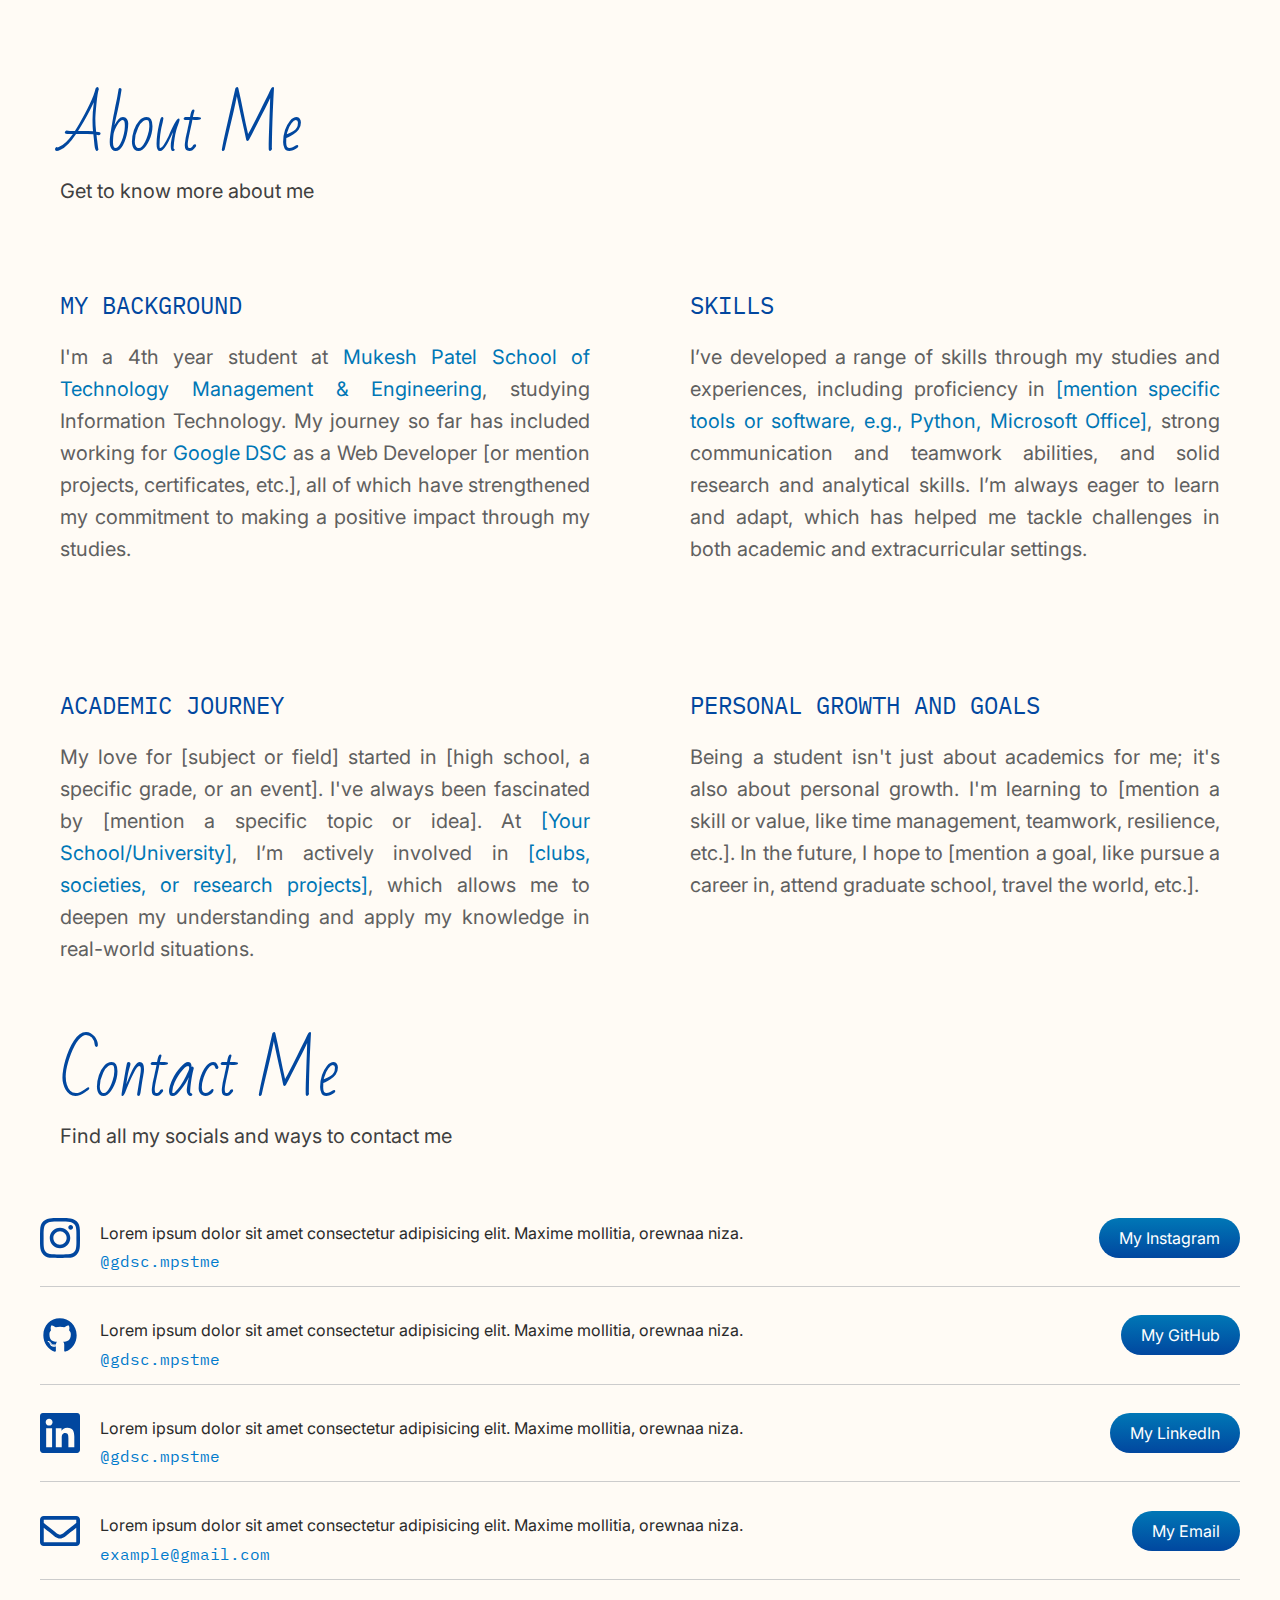
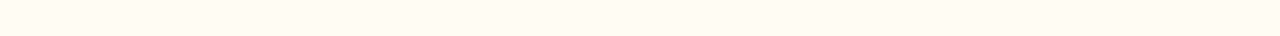
<file: about_index.html>
<!DOCTYPE html>
<html lang="en">
  <head>
    <meta charset="UTF-8" />
    <meta name="viewport" content="width=device-width, initial-scale=1.0" />
    <title>About Page</title>
    <link rel="preconnect" href="https://fonts.googleapis.com" />
    <link rel="preconnect" href="https://fonts.gstatic.com" crossorigin />
    <link
      href="https://fonts.googleapis.com/css2?family=Bad+Script&family=IBM+Plex+Mono:ital,wght@0,100;0,200;0,300;0,400;0,500;0,600;0,700&family=Inter:ital,opsz,wght@0,14..32,100..900;1,14..32,100..900&display=swap"
      rel="stylesheet"
    />
    <link rel="stylesheet" href="about_styles.css" />
  </head>
  <body>
    <h2 class="bad-script-header">About Me</h2>
    <p class="inter-descrp">Get to know more about me</p>
    <div class="main-container">
      <div class="card-container">
        <div class="card-abt">
          <h3 class="ibm-plex-mono-regular">MY BACKGROUND</h3>
          <p class="inter-para">
            I'm a 4th year student at
            <a href="#"
              >Mukesh Patel School of Technology Management & Engineering</a
            >, studying Information Technology. My journey so far has included
            working for <a href="#">Google DSC</a> as a Web Developer [or
            mention projects, certificates, etc.], all of which have
            strengthened my commitment to making a positive impact through my
            studies.
          </p>
        </div>

        <div class="card-abt">
          <h3 class="ibm-plex-mono-regular">SKILLS</h3>
          <p class="inter-para">
            I’ve developed a range of skills through my studies and experiences,
            including proficiency in
            <a href="#"
              >[mention specific tools or software, e.g., Python, Microsoft
              Office]</a
            >, strong communication and teamwork abilities, and solid research
            and analytical skills. I’m always eager to learn and adapt, which
            has helped me tackle challenges in both academic and extracurricular
            settings.
          </p>
        </div>

        <div class="card-abt">
          <h3 class="ibm-plex-mono-regular">ACADEMIC JOURNEY</h3>
          <p class="inter-para">
            My love for [subject or field] started in [high school, a specific
            grade, or an event]. I've always been fascinated by [mention a
            specific topic or idea]. At
            <a href="#">[Your School/University]</a>, I’m actively involved in
            <a href="#">[clubs, societies, or research projects]</a>, which
            allows me to deepen my understanding and apply my knowledge in
            real-world situations.
          </p>
        </div>

        <div class="card-abt">
          <h3 class="ibm-plex-mono-regular">PERSONAL GROWTH AND GOALS</h3>
          <p class="inter-para">
            Being a student isn't just about academics for me; it's also about
            personal growth. I'm learning to [mention a skill or value, like
            time management, teamwork, resilience, etc.]. In the future, I hope
            to [mention a goal, like pursue a career in, attend graduate school,
            travel the world, etc.].
          </p>
        </div>
      </div>

      <!-- Contact Me Section Starts Here -->
      <h2 class="bad-script-header">Contact Me</h2>
      <p class="inter-descrp">Find all my socials and ways to contact me</p>

      <ul class="contact-list">
        <li>
          <img src="images/instagram.svg" alt="Instagram Icon">
          <div class="contact-info">
            <p class="inter-para">Lorem ipsum dolor sit amet consectetur adipisicing elit. Maxime mollitia, orewnaa niza.</p>
            <span>@gdsc.mpstme</span>
          </div>
          <a href="https://www.instagram.com" class="contact-button">My Instagram</a>
        </li>
        <li>
          <img src="images/github.svg" alt="GitHub Icon">
          <div class="contact-info">
            <p class="inter-para">Lorem ipsum dolor sit amet consectetur adipisicing elit. Maxime mollitia, orewnaa niza.</p>
            <span>@gdsc.mpstme</span>
          </div>
          <a href="https://www.github.com" class="contact-button">My GitHub</a>
        </li>
        <li>
          <img src="images/linkedin.svg" alt="LinkedIn Icon">
          <div class="contact-info">
            <p class="inter-para">Lorem ipsum dolor sit amet consectetur adipisicing elit. Maxime mollitia, orewnaa niza.</p>
            <span>@gdsc.mpstme</span>
          </div>
          <a href="https://www.linkedin.com" class="contact-button">My LinkedIn</a>
        </li>
        <li>
          <img src="images/gmail.svg" alt="Email Icon">
          <div class="contact-info">
            <p class="inter-para">Lorem ipsum dolor sit amet consectetur adipisicing elit. Maxime mollitia, orewnaa niza.</p>
            <span>example@gmail.com</span>
          </div>
          <a href="mailto:example@gmail.com" class="contact-button">My Email</a>
        </li>
      </ul>
      <!-- Contact Me Section Ends Here -->
    </div>
  </body>
</html>
</file>
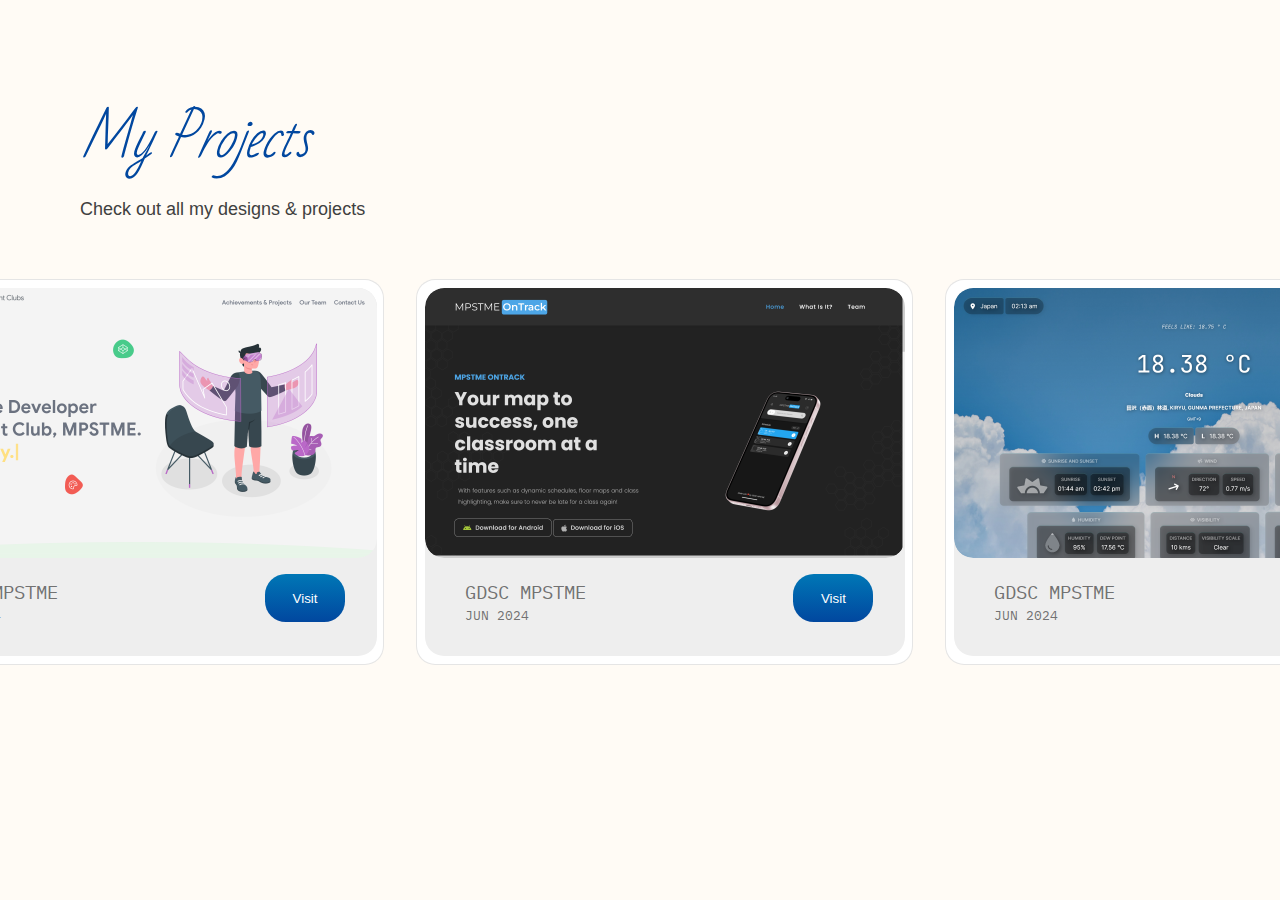
<file: finalproject.html>
<!DOCTYPE html>
<html lang="en">

<head>
    <meta charset="UTF-8">
    <meta name="viewport" content="width=device-width, initial-scale=1.0">
    <title>Projects</title>
    <link rel="preconnect" href="https://fonts.googleapis.com">
    <link rel="preconnect" href="https://fonts.gstatic.com" crossorigin>
    <link href="https://fonts.googleapis.com/css2?family=Bad+Script&display=swap" rel="stylesheet">
    <link
        href="https://fonts.googleapis.com/css2?family=IBM+Plex+Mono:ital,wght@0,100;0,200;0,300;0,400;0,500;0,600;0,700;1,100;1,200;1,300;1,400;1,500;1,600;1,700&display=swap"
        rel="stylesheet">
    <style>
        body {
            background-color: #fffbf5;
            margin: 0;
            padding: 0;
            overflow: hidden;
        }

        .heading {
            position: absolute;
            left: 5rem;
            margin-top: 3.5rem;
        }

        .heading .title {
            font-family: 'Bad Script', cursive;
            color: #01479F;
            font-size: 3.25rem;
            font-style: italic;
            font-weight: 400;
            margin: 0;
        }

        .heading .subline {
            font-family: 'Inter', sans-serif;
            color: #404040;
            font-size: 1.125rem;
            font-weight: 400;
            margin: 0;
            margin-top: 0.5rem;
        }

        .card-container {
            position: relative;
            width: 30.9rem;
            height: 24rem;
            background-color: white;
            border-radius: 1.2rem;
            border: 0.11rem solid #0000001A;
            z-index: 1;
            /* Lower value to be behind */
        }

        .card {
            width: 30rem;
            height: 23rem;
            margin: 0.5rem;
            border-radius: 1.2rem;
            background-color: #EEEEEE;
            z-index: 2;
            /* Higher value to be in front */
        }

        .card-content {
            font-family: 'IBM Plex Mono', monospace;
            font-size: 1rem;
            padding-left: 2.5rem;
            padding-bottom: 2rem;
            color: #505050CC;
            display: flex;
            flex-direction: column;
            position: relative;
        }

        .card-content-title {
            font-size: 1.2rem;
            margin: 0;
            margin-top: 1.3rem;
        }

        .card-content-date {
            font-size: 0.8rem;
            margin: 0;
            margin-top: 0.2rem;
        }

        .card-content button {
            position: absolute;
            margin-top: 1rem;
            left: 23rem;
            background: linear-gradient(180deg, #0077B6 0%, #01479F 100%);
            border-radius: 1.3rem;
            border: 0.1025rem solid #FFFFFF33;
            height: 3rem;
            width: 5rem;
            color: #FFFFFF;
            border: none;
            cursor: pointer;
        }

        .Image1,
        .Image2,
        .Image3 {
            width: 100%;
            height: auto;
            max-width: 1920px;
            max-height: 1080px;
            aspect-ratio: 16 / 9;
            overflow: hidden;
            border-radius: 1.2rem;
            background-color: #f0f0f0;
            position: relative;
        }

        .Image1 img,
        .Image2 img,
        .Image3 img {
            width: 100%;
            height: 100%;
            object-fit: cover;
            display: block;
            border-radius: 1.2rem;
        }

        
        .left-card-container {
            top: 15.44rem;
            left: -10rem;
        }

        .center-card-container {
            top: 15.44rem;
            left: -10rem;
        }

        .right-card-container {
            top: 15.44rem;
            left: -10rem;

        }

        
        .container {
            display: flex;
            justify-content: space-between;
            align-items: flex-start;
            margin: 2rem;
        }

        .left-card-container,
        .center-card-container,
        .right-card-container {
            flex: 1;
            margin: 0 1rem;
        }

        @media (max-width: 768px) {

            body {
                overflow: hidden;
            }


            .heading {
                left: 2rem;
                margin-top: 2rem;
            }

            .heading .title {
                font-size: 2.5rem;
            }

            .heading .subline {
                font-size: 0.875rem;
            }

            .card-container {
                position: relative;
                width: 25rem;
                height: 20rem;
                background-color: white;
                border-radius: 1.2rem;
                border: 0.11rem solid #0000001A;
                z-index: 1;
               
            }

            .card {
                width: 24rem;
                height: 19rem;
                margin: 0.5rem;
                border-radius: 1.2rem;
                background-color: #EEEEEE;
                z-index: 2;
                
            }

            .card-content {
                font-family: 'IBM Plex Mono', monospace;
                font-size: 1rem;
                padding-left: 1.8rem;
                padding-bottom: 2rem;
                color: #505050CC;
                display: flex;
                flex-direction: column;
                position: relative;
            }

            .card-content-title {
                font-size: 1.3rem;
                margin: 0;
                margin-top: 1.3rem;
            }

            .card-content-date {
                font-size: 1.1rem;
                margin: 0;
                margin-top: 0.2rem;
            }

            .card-content button {
                position: absolute;
                margin-top: 1rem;
                left: 18rem;
                background: linear-gradient(180deg, #0077B6 0%, #01479F 100%);
                border-radius: 1.3rem;
                border: 0.1025rem solid #FFFFFF33;
                height: 3rem;
                width: 5rem;
                color: #FFFFFF;
                border: none;
                cursor: pointer;
            }

            .Image1,
            .Image2,
            .Image3 {
                width: 100%;
                height: auto;
                max-width: 1920px;
                max-height: 1080px;
                aspect-ratio: 16 / 9;
                overflow: hidden;
                border-radius: 1.2rem;
                background-color: #f0f0f0;
                position: relative;
            }

            .Image1 img,
            .Image2 img,
            .Image3 img {
                width: 100%;
                height: 100%;
                object-fit: cover;
                display: block;
                border-radius: 1.2rem;
            }

            
            .left-card-container {
                top: 15.44rem;
                left: -10rem;
            }

            .center-card-container {
                top: 15.44rem;
                left: -10rem;
            }

            .right-card-container {
                top: 15.44rem;
                left: -10rem;

            }

           
            .container {
                display: flex;
                justify-content: space-between;
                align-items: flex-start;
                margin: 1rem;
                
            }

            .left-card-container,
            .center-card-container,
            .right-card-container {
                flex: 1;
                margin: 0 1rem;
            }
        }


        @media (max-width: 480px) {

            body {
                overflow: hidden;
            }


            .heading {
                left: 1rem;
                margin-top: 1rem;
            }

            .heading .title {
                font-size: 1.75rem;
            }

            .heading .subline {
                font-size: 0.75rem;
            }

            .card-container {
                position: relative;
                width: 13.5rem;
                height: 11.5rem;
                background-color: white;
                border-radius: 1.2rem;
                border: 0.11rem solid #0000001A;
                z-index: 1;
               
            }

            .card {
                width: 12.5rem;
                height: 10.5rem;
                margin: 0.5rem;
                border-radius: 1.2rem;
                background-color: #EEEEEE;
                z-index: 2;
                
            }

            .card-content {
                font-family: 'IBM Plex Mono', monospace;
                padding-left: 0.5rem;
                padding-bottom: 0.2rem;
                color: #505050CC;
                display: flex;
                flex-direction: column;
                position: relative;
            }

            .card-content-title {
                font-size: 0.8rem;
                margin: 0;
                margin-top: 0.5rem;
            }

            .card-content-date {
                font-size: 0.5rem;
                margin: 0;
                margin-top: 0.2rem;
            }

            .card-content button {
                position: absolute;
                margin-top: 0.5rem;
                left: 9rem;
                background: linear-gradient(180deg, #0077B6 0%, #01479F 100%);
                border-radius: 1.3rem;
                border: 0.1025rem solid #FFFFFF33;
                height: 2rem;
                width: 3rem;
                color: #FFFFFF;
                border: none;
                cursor: pointer;
            }

            .Image1,
            .Image2,
            .Image3 {
                width: 100%;
                height: auto;
                max-width: 1920px;
                max-height: 1080px;
                aspect-ratio: 16 / 9;
                overflow: hidden;
                border-radius: 1.2rem;
                background-color: #f0f0f0;
                position: relative;
            }

            .Image1 img,
            .Image2 img,
            .Image3 img {
                width: 100%;
                height: 100%;
                object-fit: cover;
                display: block;
                border-radius: 1.2rem;
            }

            
            .left-card-container {
                top: 10rem;
                left: -10rem;
            }

            .center-card-container {
                top: 10rem;
                left: -10rem;
            }

            .right-card-container {
                top: 10rem;
                left: -10rem;

            }

            
            .container {
                display: flex;
                justify-content: space-between;
                align-items: flex-start;
                margin: -0.5rem;
            }

            .left-card-container,
            .center-card-container,
            .right-card-container {
                flex: 0;
                margin: 0 0.1;
            }
        }
    </style>
</head>

<body>
    <div class="heading">
        <p class="title">My Projects</p>
        <p class="subline">Check out all my designs & projects</p>
    </div>
    <div class="container">
        <div class="left-card-container card-container">
            <div class="card">
                <div class="Image1">
                    <img src="project-images/Image1.png" alt="Project Image 1">
                </div>
                <div class="card-content">
                    <p class="card-content-title">GDSC MPSTME</p>
                    <p class="card-content-date">JUN 2024</p>
                    <button>Visit</button>
                </div>
            </div>
        </div>
        <div class="center-card-container card-container pop-out">
            <div class="card">
                <div class="Image2">
                    <img src="project-images/Image2.png" alt="Project Image 2">
                </div>
                <div class="card-content">
                    <p class="card-content-title">GDSC MPSTME</p>
                    <p class="card-content-date">JUN 2024</p>
                    <button>Visit</button>
                </div>
            </div>
        </div>
        <div class="right-card-container card-container">
            <div class="card">
                <div class="Image3">
                    <img src="project-images/Image3.png" alt="Project Image 3">
                </div>
                <div class="card-content">
                    <p class="card-content-title">GDSC MPSTME</p>
                    <p class="card-content-date">JUN 2024</p>
                    <button>Visit</button>
                </div>
            </div>
        </div>
    </div>
</body>

</html>
</file>
<file: about_styles.css>
* {
  box-sizing: border-box;
  background-color: #fffbf5;
}

body {
  margin: 0;
  padding: 20px;
  font-size: 16px;
}

.bad-script-header {
  font-family: "Bad Script", cursive;
  font-weight: 400;
  color: #01479f;
  margin: 50px 0 0;
  font-size: 48px;
  line-height: 1.2;
  margin-inline-start: 150px;
}

.inter-descrp {
  font-family: "Inter", sans-serif;
  font-weight: 400;
  color: #404040;
  margin: 10px 0 40px;
  font-size: 18px;
  line-height: 1.4;
  text-align: center;
}

.main-container {
  max-width: 1520px;
  margin: 0 auto;
  padding: 0 20px;
}

.card-container {
  display: grid;
  grid-template-columns: 1fr;
  gap: 30px;
}

.card-abt {
  padding: 20px;
  border-radius: 8px;
}

.ibm-plex-mono-regular {
  font-family: "IBM Plex Mono", monospace;
  font-weight: 400;
  font-size: 24px;
  color: #01479f;
  margin-bottom: 15px;
}

.inter-para {
  font-family: "Inter", sans-serif;
  font-weight: 400;
  text-align: justify;
  color: #606060;
  line-height: 1.6;
  margin-bottom: 0;
  font-size: 16px;
}

a {
  color: #0077b6;
  text-decoration: none;
}

a:hover {
  text-decoration: underline;
}

@media screen and (min-width: 768px) {
  body {
    padding: 40px;
  }

  .bad-script-header {
    font-size: 56px;
    text-align: left;
    margin-left: 20px;
  }

  .inter-descrp {
    text-align: left;
    font-size: 20px;
    margin-left: 20px;
  }

  .card-container {
    grid-template-columns: repeat(2, 1fr);
    gap: 40px;
  }

  .inter-para {
    font-size: 18px;
  }
}

@media screen and (min-width: 1024px) {
  .bad-script-header {
    font-size: 64px;
  }

  .card-container {
    gap: 60px;
  }

  .inter-para {
    font-size: 20px;
  }
}

@media screen and (min-width: 1200px) {
  .main-container {
    padding: 0;
  }
}


.contact-list {
    list-style: none;
    padding: 0;
}

.contact-list li {
    display: flex;
    align-items: center;
    padding: 15px 0;
    border-bottom: 1px solid #ccc;
}

.contact-list li img {
    width: 40px;
    height: 40px;
    margin-right: 20px;
}

.contact-info {
    flex-grow: 1;
}

.contact-info p {
    font-size: 1rem;
    color: #2a2a2a;
}

.contact-info span {
    font-family: "IBM Plex Mono", monospace;
    display: block;
    color: #007acc;
    margin-top: 5px;
}

.contact-button {
    background-color: #007acc;
    color: white;
    padding: 10px 20px;
    border-radius: 20px;
    text-decoration: none;
    font-family: "Inter", sans-serif;
    transition: background-color 0.3s ease;
    background: linear-gradient(180deg, #0077B6 0%, #01479F 100%);

}

.contact-button:hover {
    background-color: #005f99;
}
</file>
